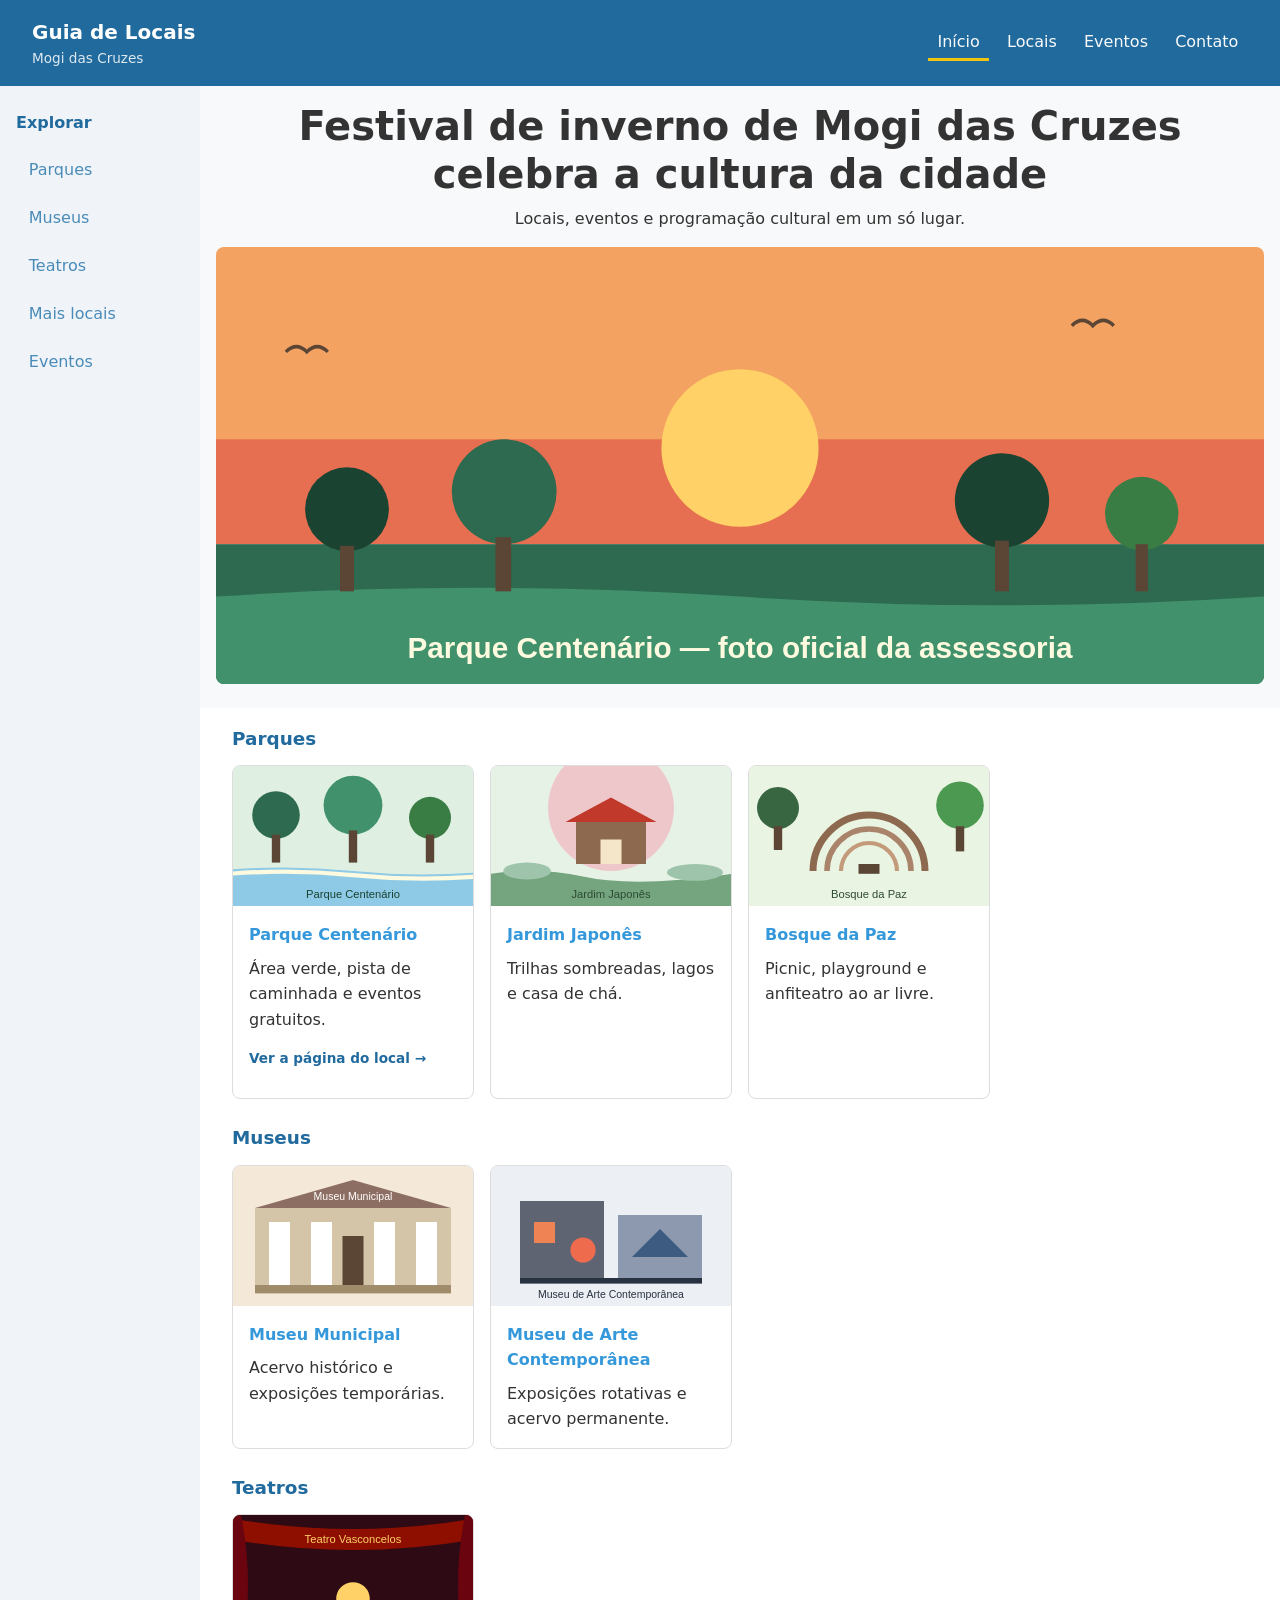
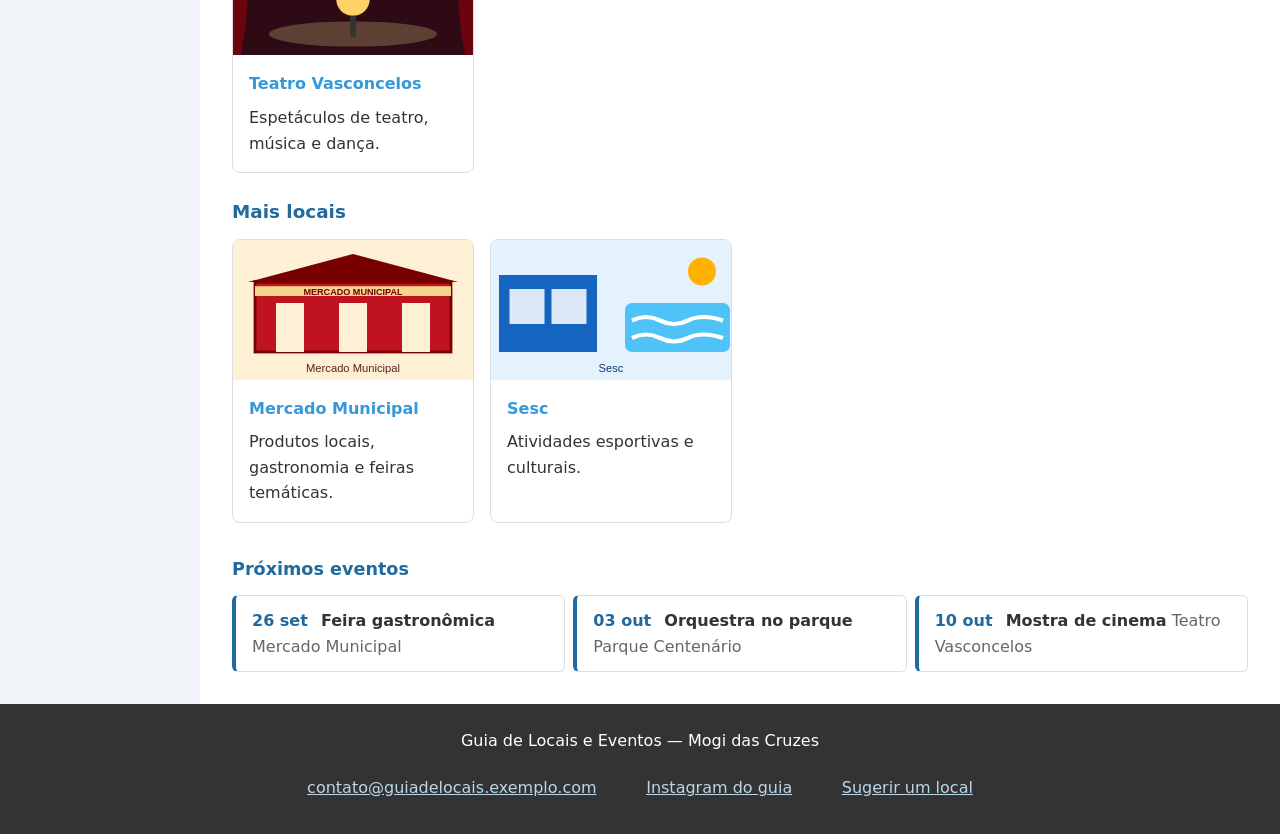
<file: index.html>
<!DOCTYPE html>
<html lang="pt-BR">

<head>
  <meta charset="UTF-8">
  <meta name="viewport" content="width=device-width, initial-scale=1.0">
  <title>...</title>
  <link rel="stylesheet" href="style.css">
</head>

<body>
  <header class="cabecalho">
    <div class="identidade">
      <p class="logo">Guia de Locais</p>
      <p class="titulo">Mogi das Cruzes</p>
    </div>
    <nav aria-label="Menu principal">
      <ul class="menu-lista">
        <li><a href="index.html" aria-current="page" class="ativo">Início</a></li>
        <li><a href="#locais">Locais</a></li>
        <li><a href="#agenda">Eventos</a></li>
        <li><a href="#contato">Contato</a></li>
      </ul>
    </nav>
  </header>

  <aside class="lateral">
    <nav aria-label="Categorias de locais">
      <h2 class="lateral-titulo">Explorar</h2>
      <ul class="lateral-lista">
        <li><a href="#parques">Parques</a></li>
        <li><a href="#museus">Museus</a></li>
        <li><a href="#teatros">Teatros</a></li>
        <li><a href="#mais">Mais locais</a></li>
        <li><a href="#agenda">Eventos</a></li>
      </ul>
    </nav>
  </aside>

  <main>
    <section class="hero">
      <div>
        <h1>Festival de inverno de Mogi das Cruzes celebra a cultura da cidade</h1>
        <p>Locais, eventos e programação cultural em um só lugar.</p>
        <img class="hero-foto" src="foto-parque-centenario.svg" alt="Foto oficial do Parque Centenário">
      </div>
    </section>

    <div class="locais" id="locais">
      <section class="categoria" id="parques">
        <h3 class="categoria-titulo">Parques</h3>
        <div class="cards">
          <article class="card com-link">
            <a href="parque-centenario.html">
              <img src="local-parque.svg" alt="Área verde do Parque Centenário com árvores e pista de caminhada">
              <h4>Parque Centenário</h4>
              <p>Área verde, pista de caminhada e eventos gratuitos.</p>
              <p class="card-cta">Ver a página do local →</p>
            </a>
          </article>
          <article class="card">
            <img src="local-jardim.svg" alt="Casa de chá e cerejeiras do Jardim Japonês">
            <h4>Jardim Japonês</h4>
            <p>Trilhas sombreadas, lagos e casa de chá.</p>
          </article>
          <article class="card">
            <img src="local-bosque.svg" alt="Anfiteatro ao ar livre do Bosque da Paz">
            <h4>Bosque da Paz</h4>
            <p>Picnic, playground e anfiteatro ao ar livre.</p>
          </article>
        </div>
      </section>

      <section class="categoria" id="museus">
        <h3 class="categoria-titulo">Museus</h3>
        <div class="cards">
          <article class="card">
            <img src="local-museu.svg" alt="Fachada do Museu Municipal">
            <h4>Museu Municipal</h4>
            <p>Acervo histórico e exposições temporárias.</p>
          </article>
          <article class="card">
            <img src="local-mac.svg" alt="Fachada geométrica do Museu de Arte Contemporânea">
            <h4>Museu de Arte Contemporânea</h4>
            <p>Exposições rotativas e acervo permanente.</p>
          </article>
        </div>
      </section>

      <section class="categoria" id="teatros">
        <h3 class="categoria-titulo">Teatros</h3>
        <div class="cards">
          <article class="card">
            <img src="local-teatro.svg" alt="Palco do Teatro Vasconcelos">
            <h4>Teatro Vasconcelos</h4>
            <p>Espetáculos de teatro, música e dança.</p>
          </article>
        </div>
      </section>

      <section class="categoria" id="mais">
        <h3 class="categoria-titulo">Mais locais</h3>
        <div class="cards">
          <article class="card">
            <img src="local-mercado.svg" alt="Fachada vermelha do Mercado Municipal">
            <h4>Mercado Municipal</h4>
            <p>Produtos locais, gastronomia e feiras temáticas.</p>
          </article>
          <article class="card">
            <img src="local-sesc.svg" alt="Quadra e piscina do Sesc">
            <h4>Sesc</h4>
            <p>Atividades esportivas e culturais.</p>
          </article>
        </div>
      </section>
    </div>

    <section class="agenda" id="agenda">
      <h3 class="agenda-titulo">Próximos eventos</h3>
      <ul class="agenda-lista">
        <li class="agenda-item">
          <time datetime="2026-09-26">26 set</time>
          <strong>Feira gastronômica</strong>
          <span>Mercado Municipal</span>
        </li>
        <li class="agenda-item">
          <time datetime="2026-10-03">03 out</time>
          <strong>Orquestra no parque</strong>
          <span>Parque Centenário</span>
        </li>
        <li class="agenda-item">
          <time datetime="2026-10-10">10 out</time>
          <strong>Mostra de cinema</strong>
          <span>Teatro Vasconcelos</span>
        </li>
      </ul>
    </section>
  </main>

  <footer class="rodape" id="contato">
    <p>Guia de Locais e Eventos — Mogi das Cruzes</p>
    <ul class="rodape-links">
      <li><a href="mailto:contato@guiadelocais.exemplo.com">contato@guiadelocais.exemplo.com</a></li>
      <li><a href="https://www.instagram.com" target="_blank">Instagram do guia</a></li>
      <li><a href="mailto:sugestao@guiadelocais.exemplo.com">Sugerir um local</a></li>
    </ul>
  </footer>
</body>

</html>
</file>
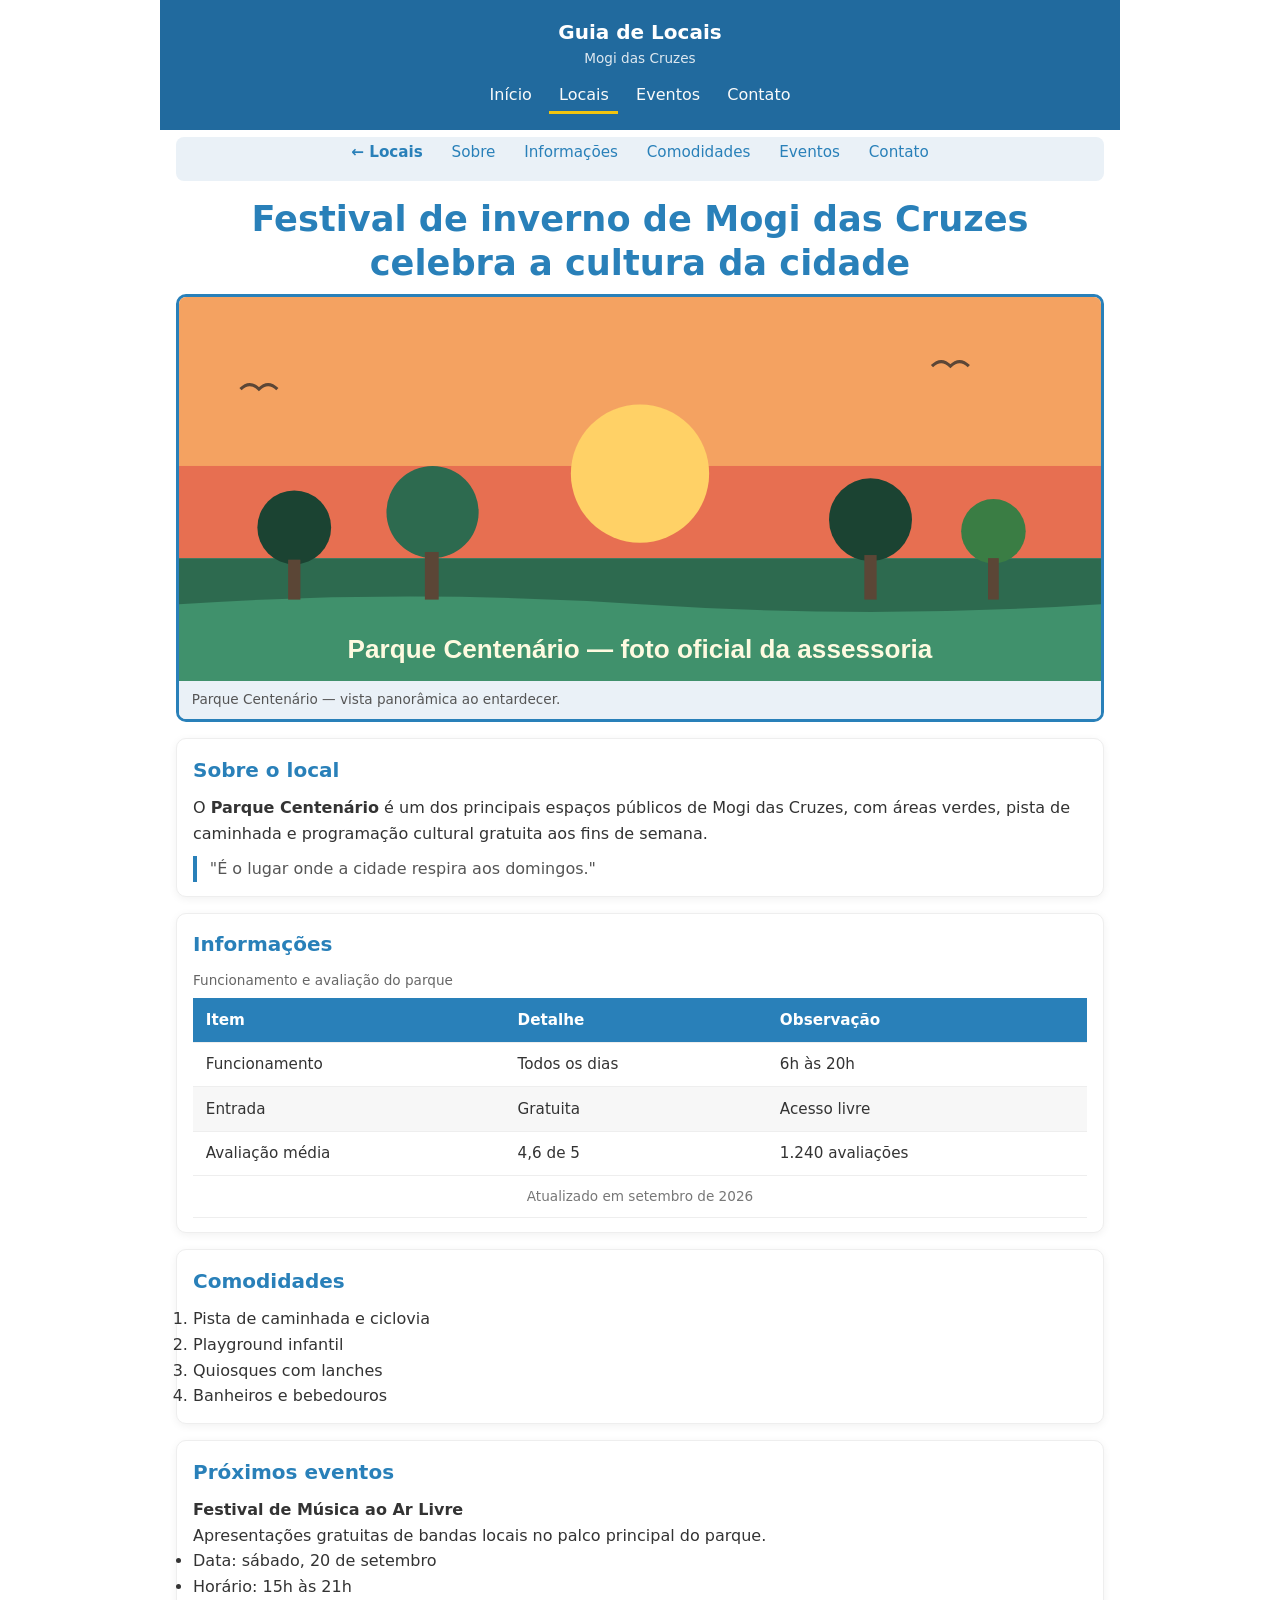
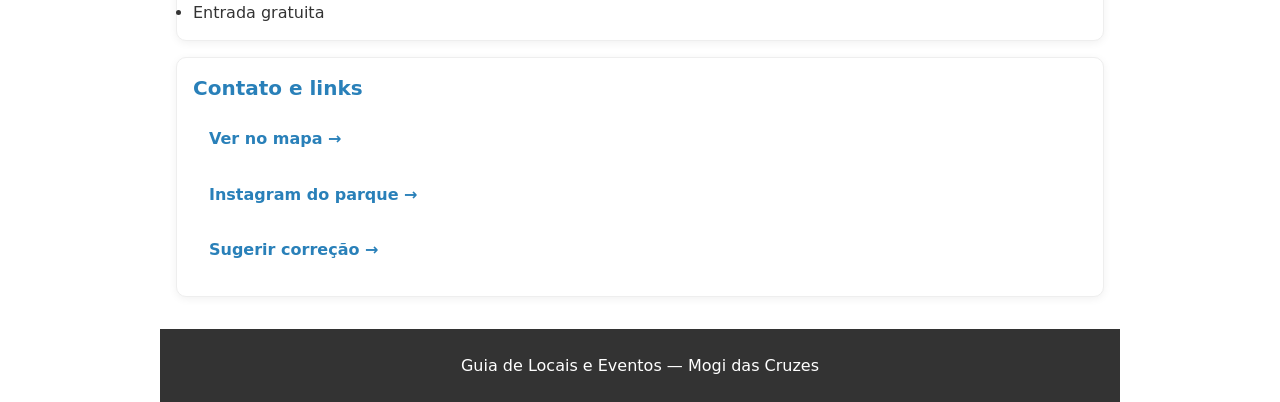
<file: parque-centenario.html>
<!DOCTYPE html>
<html lang="pt-BR">
<head>
  <meta charset="UTF-8">
  <meta name="viewport" content="width=device-width, initial-scale=1.0">
  <title>...</title>
  <link rel="stylesheet" href="style.css">
</head>

<body class="pagina-local">
  <header class="cabecalho">
    <div class="identidade">
      <p class="logo">Guia de Locais</p>
      <p class="titulo">Mogi das Cruzes</p>
    </div>
    <nav aria-label="Menu principal">
      <ul class="menu-lista">
        <li><a href="index.html">Início</a></li>
        <li><a href="index.html#locais" class="ativo">Locais</a></li>
        <li><a href="index.html#agenda">Eventos</a></li>
        <li><a href="index.html#contato">Contato</a></li>
      </ul>
    </nav>
  </header>

  <main>
    <nav class="nav-local" aria-label="Seções desta página">
      <ul>
        <li class="volta"><a href="index.html#locais">← Locais</a></li>
        <li><a href="#sobre">Sobre</a></li>
        <li><a href="#informacoes">Informações</a></li>
        <li><a href="#comodidades">Comodidades</a></li>
        <li><a href="#eventos">Eventos</a></li>
        <li><a href="#contato-local">Contato</a></li>
      </ul>
    </nav>

    <h1 class="local-titulo">Festival de inverno de Mogi das Cruzes celebra a cultura da cidade</h1>

    <figure class="local-foto">
      <img src="foto-parque-centenario.svg" alt="Vista panorâmica do Parque Centenário ao entardecer">
      <figcaption>Parque Centenário — vista panorâmica ao entardecer.</figcaption>
    </figure>

    <section class="secao" id="sobre">
      <h3>Sobre o local</h3>
      <p>O <strong>Parque Centenário</strong> é um dos principais espaços públicos de Mogi das Cruzes, com áreas verdes, pista de caminhada e programação cultural gratuita aos fins de semana.</p>
      <blockquote>
        <p>"É o lugar onde a cidade respira aos domingos."</p>
      </blockquote>
    </section>

    <section class="secao" id="informacoes">
      <h3>Informações</h3>
      <div class="rola-x">
        <table class="tabela-info">
          <caption>Funcionamento e avaliação do parque</caption>
          <thead>
            <tr>
              <th>Item</th>
              <th>Detalhe</th>
              <th>Observação</th>
            </tr>
          </thead>
          <tbody>
            <tr><td>Funcionamento</td><td>Todos os dias</td><td>6h às 20h</td></tr>
            <tr><td>Entrada</td><td>Gratuita</td><td>Acesso livre</td></tr>
            <tr><td>Avaliação média</td><td>4,6 de 5</td><td>1.240 avaliações</td></tr>
          </tbody>
          <tfoot>
            <tr>
              <td colspan="3">Atualizado em setembro de 2026</td>
            </tr>
          </tfoot>
        </table>
      </div>
    </section>

    <section class="secao" id="comodidades">
      <h3>Comodidades</h3>
      <ol>
        <li>Pista de caminhada e ciclovia</li>
        <li>Playground infantil</li>
        <li>Quiosques com lanches</li>
        <li>Banheiros e bebedouros</li>
      </ol>
    </section>

    <section class="secao" id="eventos">
      <h3>Próximos eventos</h3>
      <article>
        <h4>Festival de Música ao Ar Livre</h4>
        <p>Apresentações gratuitas de bandas locais no palco principal do parque.</p>
        <ul>
          <li>Data: sábado, 20 de setembro</li>
          <li>Horário: 15h às 21h</li>
          <li>Entrada gratuita</li>
        </ul>
      </article>
    </section>

    <section class="secao" id="contato-local">
      <h3>Contato e links</h3>
      <ul class="links-contato">
        <li><a href="https://www.google.com/maps" target="_blank">Ver no mapa</a></li>
        <li><a href="https://www.instagram.com" target="_blank">Instagram do parque</a></li>
        <li><a href="mailto:parque@exemplo.com">Sugerir correção</a></li>
      </ul>
    </section>
  </main>

  <footer class="rodape">
    <p>Guia de Locais e Eventos — Mogi das Cruzes</p>
  </footer>
</body>
</html>
</file>
<file: style.css>
/* Guia de Locais e Eventos — CSS herdado da etapa anterior.
   A frente layout já foi consertada: base mobile-first, adaptação
   intrínseca nos cards e na agenda, mudança deliberada em 700px.
   As outras frentes ainda são trabalho da equipe. */

* {
  box-sizing: border-box;
  margin: 0;
  padding: 0;
}

body {
  font-family: system-ui, sans-serif;
  color: #333;
  line-height: 1.6;
  /* base = tela pequena: grade empilhada na ordem de leitura do HTML */
  display: grid;
  grid-template-areas:
    "topo"
    "conteudo"
    "lado"
    "rodape";
  grid-template-columns: 1fr;
  min-height: 100vh;
}

img {
  max-width: 100%;
  height: auto;
}

@media (min-width: 700px) {
  body {
    grid-template-areas:
      "topo topo"
      "lado conteudo"
      "rodape rodape";
    grid-template-columns: 200px 1fr;
    grid-template-rows: auto 1fr auto;
  }
}

.cabecalho {
  grid-area: topo;
  display: flex;
  justify-content: space-between;
  align-items: center;
  flex-wrap: wrap;
  gap: 0.5rem 1.5rem;
  background: #216a9e;
  color: #fff;
  padding: 0.75rem 1.5rem;
}

.logo {
  font-size: 1.25rem;
  font-weight: 700;
}

.titulo {
  font-size: 0.85rem;
  opacity: 0.85;
}

.menu-lista {
  display: flex;
  flex-wrap: wrap;
  gap: 0.5rem;
  list-style: none;
}

.menu-lista a {
  display: block;
  padding: 0.25rem 0.6rem;
  color: #fff;
  text-decoration: none;
  font-weight: 500;
  border-radius: 6px;
}

.menu-lista a:hover {
  background: rgba(255, 255, 255, 0.15);
}

.menu-lista .ativo {
  border-bottom: 3px solid #f1c40f;
  border-radius: 0;
}

.lateral {
  grid-area: lado;
  background: #f0f4f8;
  padding: 1.5rem 1rem;
}

.lateral-titulo {
  font-size: 1rem;
  font-weight: 600;
  color: #216a9e;
  margin-bottom: 0.75rem;
}

.lateral-lista {
  list-style: none;
  display: flex;
  flex-direction: column;
  gap: 0.25rem;
}

.lateral-lista a {
  display: block;
  padding: 0.2rem 0.5rem;
  color: #2980b9;
  text-decoration: none;
  border-radius: 6px;
}

.lateral-lista a:hover {
  background: #dde7f0;
}

@media (max-width: 699px) {
  .lateral-lista {
    flex-direction: row;
    flex-wrap: wrap;
  }
}

main {
  grid-area: conteudo;
}

.hero {
  display: flex;
  justify-content: center;
  align-items: center;
  min-height: 35vh;
  background: #f8f9fa;
  text-align: center;
  padding: 1rem;
}

.hero h1 {
  font-size: clamp(1.5rem, 4vw + 0.5rem, 2.5rem);
  line-height: 1.2;
  margin-bottom: 0.5rem;
}

.hero-foto {
  width: 100%;
  max-width: 100%;
  height: auto;
  margin-top: 1rem;
  border-radius: 8px;
}

@media (min-width: 700px) {
  .hero {
    min-height: 50vh;
  }
}

/* locais agrupados por categoria — a lateral aponta para cada seção */
.locais {
  padding: 1rem 2rem 2rem;
}

.categoria + .categoria {
  margin-top: 1.5rem;
}

.categoria-titulo {
  color: #216a9e;
  font-size: 1.15rem;
  margin-bottom: 0.75rem;
}

/* cards: o grid decide quantas colunas cabem */
.cards {
  display: grid;
  grid-template-columns: repeat(auto-fill, minmax(230px, 1fr));
  gap: 1rem;
}

.card {
  background: #fff;
  border: 1px solid #ddd;
  border-radius: 8px;
  overflow: hidden;
}

.card img {
  display: block;
  width: 100%;
  height: 140px;
  object-fit: cover;
}

.card h4 {
  color: #3498db;
  margin: 1rem 1rem 0.5rem;
}

.card p {
  margin: 0 1rem 1rem;
}

.agenda {
  padding: 0 2rem 2rem;
}

.agenda-titulo {
  font-size: 1.1rem;
  color: #216a9e;
  margin-bottom: 0.75rem;
}

.agenda-lista {
  list-style: none;
  display: grid;
  grid-template-columns: repeat(auto-fit, minmax(220px, 1fr));
  gap: 0.5rem;
}

.agenda-item {
  background: #fff;
  border: 1px solid #ddd;
  border-left: 4px solid #216a9e;
  border-radius: 6px;
  padding: 0.75rem 1rem;
}

.agenda-item time {
  font-weight: 700;
  color: #216a9e;
  margin-right: 0.5rem;
}

.agenda-item span {
  color: #666;
}

.rodape {
  grid-area: rodape;
  background: #333;
  color: #fff;
  text-align: center;
  padding: 1.5rem;
}

.menu-lista a {
  color: #fafafa;
}

.nav-local a,
.lateral-lista a {
  color: #498bb8;
  min-height: 44px;
  display: inline-flex;
  align-items: center;
  padding: 0.5rem 0.8rem;
}

a:focus-visible,
button:focus-visible {
  outline: 3px solid #f1c40f;
  outline-offset: 2px;
}

.rodape-links {
  list-style: none;
  display: flex;
  flex-wrap: wrap;
  justify-content: center;
  gap: 0.25rem 1.5rem;
  margin-top: 0.75rem;
}

.rodape-links a {
  color: #bcd7ea;
  min-height: 44px;
  display: inline-flex;
  align-items: center;
  padding: 0.5rem 0.8rem;
}

.rodape-links a:hover {
  color: #fff;
  background: rgba(255, 255, 255, 0.1);
}

/* Card que leva à página do local */
.card.com-link {
  padding: 0;
}

.card.com-link a {
  display: block;
  padding: 0 0 0.75rem;
  color: inherit;
  text-decoration: none;
  height: 100%;
}

.card.com-link:hover {
  transform: translateY(-4px);
  box-shadow: 0 6px 14px rgba(0, 0, 0, 0.18);
}

.card.com-link a:hover h4 {
  text-decoration: underline;
}

.card-cta {
  margin: 0.5rem 0.75rem 0;
  font-size: 0.85rem;
  font-weight: bold;
  color: #216a9e;
}

/* Página de detalhe do local (reutiliza .cabecalho e .menu-lista) */

.cabecalho {
  display: flex;
  justify-content: space-between;
  align-items: center;
  padding: 1rem 2rem;
  gap: 1.5rem;
  flex-wrap: wrap;
}
.pagina-local {
  max-width: 60rem;
  margin: 0 auto;
  grid-template-areas:
    "topo"
    "conteudo"
    "rodape";
  grid-template-columns: minmax(0, 1fr);
  min-height: 100vh;
}

.pagina-local .cabecalho {
  flex-direction: column;
  align-items: center;
  text-align: center;
  gap: 0.5rem;
}

.pagina-local .menu-lista {
  justify-content: center;
}

.pagina-local main {
  padding: 0 1rem 1rem;
}

/* Navegação da página do local */
.nav-local {
  display: flex;
  justify-content: center;
  margin: 0.4rem auto 1rem;
  background-color: #eaf1f7;
  border-radius: 8px;
}

.nav-local ul {
  display: flex;
  flex-wrap: wrap;
  justify-content: center;
  gap: 0.3rem 0.8rem;
  padding: 0;
  margin: 0;
  list-style: none;
}

.nav-local a {
  display: inline-block;
  padding: 0.2rem 0.5rem;
  border-radius: 6px;
  color: #2980b9;
  text-decoration: none;
  font-size: 0.95rem;
}

.nav-local .volta a {
  font-weight: bold;
}

.nav-local a:hover {
  background-color: rgba(41, 128, 185, 0.15);
  text-decoration: none;
}

/* Título, foto e seções do local */
.local-titulo {
  margin: 0.4rem 0 0.6rem;
  text-align: center;
  font-size: clamp(1.35rem, 3.5vw + 0.5rem, 2.2rem);
  line-height: 1.25;
  color: #2980b9;
}

.local-foto {
  margin: 0.5rem 0 1rem;
  border-radius: 10px;
  overflow: hidden;
  border: 3px solid #2980b9;
}

.local-foto img {
  display: block;
  width: 100%;
}

.local-foto figcaption {
  padding: 0.5rem 0.8rem;
  background: #eaf1f7;
  color: #555;
  font-size: 0.85rem;
}

.secao {
  margin: 1rem 0;
  padding: 0.9rem 1rem;
  background: #fff;
  border: 1px solid #eee;
  border-radius: 10px;
  box-shadow: 0 2px 8px rgba(0, 0, 0, 0.06);
}

.secao h3 {
  margin: 0 0 0.6rem;
  font-size: 1.25rem;
  color: #2980b9;
}

.secao blockquote {
  margin: 0.6rem 0 0;
  padding-left: 0.8rem;
  border-left: 4px solid #2980b9;
  color: #555;
}

/* Tabela rolável (overflow-x) */
.rola-x {
  overflow-x: auto;
}

.tabela-info {
  border-collapse: collapse;
  width: 100%;
  min-width: 26rem;
}

.tabela-info caption {
  text-align: left;
  font-size: 0.85rem;
  color: #666;
  margin-bottom: 0.4rem;
}

.tabela-info th,
.tabela-info td {
  padding: 0.6rem 0.8rem;
  border-bottom: 1px solid #eee;
  text-align: left;
  font-size: 0.95rem;
}

.tabela-info th {
  background-color: #2980b9;
  color: #fff;
}

.tabela-info tfoot td {
  font-size: 0.85rem;
  color: #777;
  text-align: center;
}

.tabela-info tbody tr:nth-child(even) {
  background: #f7f7f7;
}

/* Links de contato do local */
.links-contato {
  padding: 0;
  list-style: none;
}

.links-contato li {
  margin: 0.4rem 0;
}

.links-contato a {
  display: inline-block;
  padding: 0.75rem 1rem;
  border-radius: 8px;
  color: #2980b9;
  font-weight: bold;
  text-decoration: none;
}

.links-contato a::after {
  content: " →";
}

.links-contato a:hover {
  background: #eaf1f7;
  text-decoration: none;
}
</file>
